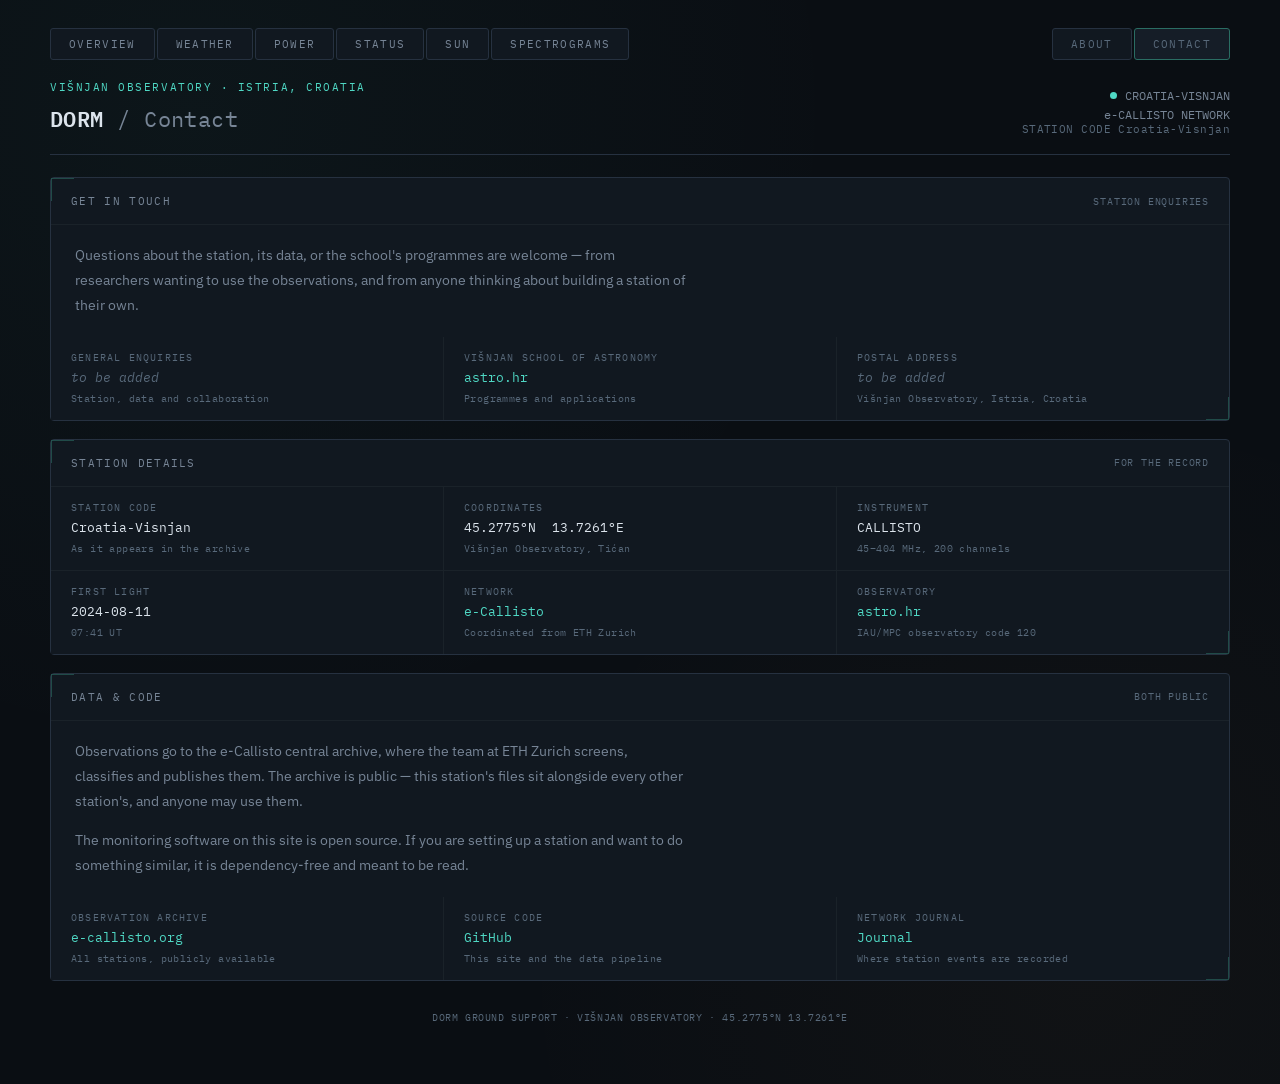
<file: web/contact.html>
<!DOCTYPE html>
<html lang="en">

<head>

  <meta charset="UTF-8">
  <meta name="viewport" content="width=device-width, initial-scale=1.0">

  <title>DORM · Contact</title>

  <link
    rel="icon"
    href="data:image/svg+xml,%3Csvg xmlns='http://www.w3.org/2000/svg' viewBox='0 0 32 32'%3E%3Crect width='32' height='32' rx='6' fill='%230A0E13'/%3E%3Ccircle cx='16' cy='16' r='7' fill='none' stroke='%234FD8C4' stroke-width='2'/%3E%3Ccircle cx='16' cy='16' r='2.4' fill='%234FD8C4'/%3E%3C/svg%3E"
  >

  <link rel="preconnect" href="https://fonts.googleapis.com">
  <link
    href="https://fonts.googleapis.com/css2?family=IBM+Plex+Mono:wght@400;500;600;700&family=IBM+Plex+Sans:wght@400;500;600&display=swap"
    rel="stylesheet"
  >

  <link rel="stylesheet" href="./styles.css">
  <script src="./common.js"></script>

</head>


<body>

  <div class="wrap">

    <nav class="site-nav"></nav>

    <header>
      <div class="id-block">
        <div class="eyebrow">Višnjan Observatory · Istria, Croatia</div>
        <h1>DORM <span>/ Contact</span></h1>
      </div>

      <div class="status-block">
        <div class="status-line">
          <span class="dot" id="status-dot"></span>
          <span id="connection-status">CROATIA-VISNJAN</span>
        </div>
        <div>e-CALLISTO NETWORK</div>
        <div class="status-sub">STATION CODE Croatia-Visnjan</div>
      </div>
    </header>

    <div id="error-panel" class="error-panel"></div>


    <!-- ================= GET IN TOUCH ================= -->

    <section class="panel">
      <div class="panel-head">
        <span class="label">Get in Touch</span>
        <span class="tag">STATION ENQUIRIES</span>
      </div>

      <div class="contact-intro">
        <p>
          Questions about the station, its data, or the school's programmes
          are welcome — from researchers wanting to use the observations, and
          from anyone thinking about building a station of their own.
        </p>
      </div>

      <div class="contact-grid">

        <div class="contact-item">
          <div class="ci-label">General enquiries</div>
          <div class="ci-value" data-editable="contact-email">to be added</div>
          <div class="ci-note">Station, data and collaboration</div>
        </div>

        <div class="contact-item">
          <div class="ci-label">Višnjan School of Astronomy</div>
          <div class="ci-value">
            <a href="https://astro.hr/" rel="noopener noreferrer" target="_blank">astro.hr</a>
          </div>
          <div class="ci-note">Programmes and applications</div>
        </div>

        <div class="contact-item">
          <div class="ci-label">Postal address</div>
          <div class="ci-value" data-editable="contact-address">to be added</div>
          <div class="ci-note">Višnjan Observatory, Istria, Croatia</div>
        </div>

      </div>
    </section>


    <!-- ================= THE STATION ================= -->

    <section class="panel" style="margin-top:18px;">
      <div class="panel-head">
        <span class="label">Station Details</span>
        <span class="tag">FOR THE RECORD</span>
      </div>

      <div class="contact-grid">

        <div class="contact-item">
          <div class="ci-label">Station code</div>
          <div class="ci-value">Croatia-Visnjan</div>
          <div class="ci-note">As it appears in the archive</div>
        </div>

        <div class="contact-item">
          <div class="ci-label">Coordinates</div>
          <div class="ci-value">45.2775°N&nbsp; 13.7261°E</div>
          <div class="ci-note">Višnjan Observatory, Tićan</div>
        </div>

        <div class="contact-item">
          <div class="ci-label">Instrument</div>
          <div class="ci-value">CALLISTO</div>
          <div class="ci-note">45–404 MHz, 200 channels</div>
        </div>

        <div class="contact-item">
          <div class="ci-label">First light</div>
          <div class="ci-value">2024-08-11</div>
          <div class="ci-note">07:41 UT</div>
        </div>

        <div class="contact-item">
          <div class="ci-label">Network</div>
          <div class="ci-value">
            <a href="https://www.e-callisto.org/" rel="noopener noreferrer"
               target="_blank">e-Callisto</a>
          </div>
          <div class="ci-note">Coordinated from ETH Zurich</div>
        </div>

        <div class="contact-item">
          <div class="ci-label">Observatory</div>
          <div class="ci-value">
            <a href="https://en.astro.hr/" rel="noopener noreferrer"
               target="_blank">astro.hr</a>
          </div>
          <div class="ci-note">IAU/MPC observatory code 120</div>
        </div>

      </div>
    </section>


    <!-- ================= DATA & CODE ================= -->

    <section class="panel" style="margin-top:18px;">
      <div class="panel-head">
        <span class="label">Data &amp; Code</span>
        <span class="tag">BOTH PUBLIC</span>
      </div>

      <div class="contact-intro">
        <p>
          Observations go to the e-Callisto central archive, where the team
          at ETH Zurich screens, classifies and publishes them. The archive is
          public — this station's files sit alongside every other station's,
          and anyone may use them.
        </p>
        <p>
          The monitoring software on this site is open source. If you are
          setting up a station and want to do something similar, it is
          dependency-free and meant to be read.
        </p>
      </div>

      <div class="contact-grid">

        <div class="contact-item">
          <div class="ci-label">Observation archive</div>
          <div class="ci-value">
            <a href="https://www.e-callisto.org/" rel="noopener noreferrer"
               target="_blank">e-callisto.org</a>
          </div>
          <div class="ci-note">All stations, publicly available</div>
        </div>

        <div class="contact-item">
          <div class="ci-label">Source code</div>
          <div class="ci-value">
            <a href="https://github.com/fortisture/ecallisto-weather-log-shipper"
               rel="noopener noreferrer" target="_blank">GitHub</a>
          </div>
          <div class="ci-note">This site and the data pipeline</div>
        </div>

        <div class="contact-item">
          <div class="ci-label">Network journal</div>
          <div class="ci-value">
            <a href="https://www.e-callisto.org/Journal.html"
               rel="noopener noreferrer" target="_blank">Journal</a>
          </div>
          <div class="ci-note">Where station events are recorded</div>
        </div>

      </div>
    </section>


    <footer class="page-footer">
      DORM GROUND SUPPORT · VIŠNJAN OBSERVATORY · 45.2775°N 13.7261°E
    </footer>

  </div>

  <script>DORM.renderNav("contact.html");</script>

</body>

</html>
</file>
<file: web/styles.css>
:root {
  /* Greys were measured against the panel surfaces with a contrast
   * checker, not chosen by eye. --text-dim carries body copy so it clears
   * 4.5:1; --text-faint is captions and axis ticks so it clears the 3:1
   * non-text minimum. The earlier values were 3.87:1 and 2.12:1, i.e.
   * both failing, which is invisible on a good monitor in a dark room and
   * very visible on a laptop outdoors. */
  --bg: #0A0E13;
  --panel: #111820;
  --panel-raised: #151D27;
  --line: #263140;
  --line-faint: #1A2229;
  --text: #DCE4EC;
  --text-dim: #778596;
  --text-faint: #58697A;
  --signal: #4FD8C4;
  --signal-dim: #2A6D63;
  --warn: #E8A855;

  --font-mono: 'IBM Plex Mono', monospace;
  --font-sans: 'IBM Plex Sans', sans-serif;
}

* {
  box-sizing: border-box;
}

body {
  margin: 0;

  background: var(--bg);

  background-image:
    radial-gradient(
      circle at 15% 10%,
      rgba(79, 216, 196, 0.04),
      transparent 45%
    ),
    radial-gradient(
      circle at 85% 90%,
      rgba(232, 168, 85, 0.03),
      transparent 40%
    );

  color: var(--text);
  font-family: var(--font-sans);

  min-height: 100vh;

  padding: 28px 20px 60px;
}

.wrap {
  max-width: 1180px;
  margin: 0 auto;
}

/* ---------- Site navigation ---------- */

.site-nav {
  display: flex;
  gap: 2px;

  margin-bottom: 20px;
}

.site-nav a {
  padding: 8px 18px;

  font-family: var(--font-mono);
  font-size: 11px;
  letter-spacing: 0.12em;
  text-transform: uppercase;
  text-decoration: none;

  color: var(--text-dim);
  background: var(--panel);

  border: 1px solid var(--line);
  border-radius: 3px;

  transition: background 0.15s ease, color 0.15s ease, border-color 0.15s ease;
}

.site-nav a:hover {
  background: var(--panel-raised);
  color: var(--text);
}

.site-nav a.is-current {
  color: var(--signal);
  border-color: var(--signal-dim);
  background: var(--panel-raised);
}

/* ---------- Header ---------- */

/* Scoped to the page banner. A bare `header` selector also matches every
 * <header> inside an article, which silently turned the station log's
 * post headers into flex rows. */
.wrap > header {
  display: flex;
  justify-content: space-between;
  align-items: flex-end;

  padding-bottom: 18px;
  margin-bottom: 22px;

  border-bottom: 1px solid var(--line);
}

.id-block .eyebrow {
  font-family: var(--font-mono);
  font-size: 11px;

  letter-spacing: 0.14em;

  color: var(--signal);

  text-transform: uppercase;

  margin-bottom: 6px;
}

.id-block h1 {
  margin: 0;

  font-family: var(--font-mono);
  font-weight: 600;
  font-size: 22px;

  letter-spacing: 0.02em;

  color: var(--text);
}

.id-block h1 span {
  color: var(--text-dim);
  font-weight: 400;
}

.status-block {
  text-align: right;

  font-family: var(--font-mono);
  font-size: 12px;

  color: var(--text-dim);
}

.status-line {
  display: flex;
  align-items: center;
  justify-content: flex-end;

  gap: 8px;
  margin-bottom: 4px;
}

.dot {
  width: 7px;
  height: 7px;

  border-radius: 50%;

  background: var(--signal);

  box-shadow:
    0 0 0 0 rgba(79, 216, 196, 0.6);

  animation: pulse 2.4s ease-out infinite;
}

@keyframes pulse {
  0% {
    box-shadow:
      0 0 0 0 rgba(79, 216, 196, 0.5);
  }

  70% {
    box-shadow:
      0 0 0 7px rgba(79, 216, 196, 0);
  }

  100% {
    box-shadow:
      0 0 0 0 rgba(79, 216, 196, 0);
  }
}

@media (prefers-reduced-motion: reduce) {
  .dot {
    animation: none;
  }
}

.status-sub {
  color: var(--text-faint);
  font-size: 11px;
  letter-spacing: 0.04em;
}

/* ---------- Range selector ---------- */

.range-bar {
  display: flex;
  align-items: center;
  gap: 14px;

  margin-bottom: 18px;
  flex-wrap: wrap;
}

.range-label {
  font-family: var(--font-mono);
  font-size: 10px;

  letter-spacing: 0.14em;
  text-transform: uppercase;

  color: var(--text-faint);
}

.range-buttons {
  display: flex;

  border: 1px solid var(--line);
  border-radius: 3px;

  overflow: hidden;
}

.range-btn {
  appearance: none;

  background: var(--panel);
  border: 0;
  border-right: 1px solid var(--line);

  padding: 7px 16px;

  font-family: var(--font-mono);
  font-size: 11px;
  letter-spacing: 0.1em;

  color: var(--text-dim);

  cursor: pointer;

  transition: background 0.15s ease, color 0.15s ease;
}

.range-btn:last-child {
  border-right: 0;
}

.range-btn:hover {
  background: var(--panel-raised);
  color: var(--text);
}

.range-btn.is-active {
  background: var(--signal-dim);
  color: #04120F;
  font-weight: 600;
}

.range-summary {
  font-family: var(--font-mono);
  font-size: 10px;

  letter-spacing: 0.06em;

  color: var(--text-faint);

  margin-left: auto;
}

/* ---------- Error panel ---------- */

.error-panel {
  display: none;

  margin-bottom: 18px;
  padding: 14px 18px;

  border: 1px solid #8B3F3F;
  border-radius: 4px;
  background: #211416;

  color: #FF8F8F;
  font-family: var(--font-mono);
  font-size: 12px;
  line-height: 1.6;

  white-space: pre-wrap;
}

/* ---------- Panel shell ---------- */

.panel {
  background: var(--panel);

  border: 1px solid var(--line);
  border-radius: 4px;

  position: relative;

  transition: border-color 0.2s ease;
}

.panel:hover {
  border-color: var(--signal-dim);
}

.panel::before {
  content: "";

  position: absolute;

  top: 0;
  left: 0;

  width: 22px;
  height: 22px;

  border-top: 1px solid var(--signal-dim);
  border-left: 1px solid var(--signal-dim);

  opacity: 0.6;
}

.panel::after {
  content: "";

  position: absolute;

  bottom: 0;
  right: 0;

  width: 22px;
  height: 22px;

  border-bottom: 1px solid var(--signal-dim);
  border-right: 1px solid var(--signal-dim);

  opacity: 0.6;
}

.panel-head {
  display: flex;
  justify-content: space-between;
  align-items: center;

  padding: 16px 20px;

  border-bottom: 1px solid var(--line-faint);
}

.panel-head .label {
  font-family: var(--font-mono);
  font-size: 11px;

  letter-spacing: 0.12em;

  text-transform: uppercase;

  color: var(--text-dim);
}

.panel-head .tag {
  font-family: var(--font-mono);
  font-size: 10px;

  color: var(--text-faint);

  letter-spacing: 0.08em;
}

/* ---------- Current conditions ---------- */

.conditions {
  display: grid;

  grid-template-columns: auto 1fr;

  gap: 28px;

  padding: 24px 20px;

  align-items: center;
}

.reading-main {
  display: flex;
  align-items: flex-start;

  gap: 4px;
}

.reading-value {
  font-family: var(--font-mono);

  font-size: 64px;
  font-weight: 600;

  line-height: 1;

  color: var(--text);

  font-variant-numeric: tabular-nums;
  text-shadow: 0 0 24px rgba(79, 216, 196, 0.18);
}

.reading-unit {
  font-family: var(--font-mono);

  font-size: 22px;

  color: var(--signal);

  margin-top: 6px;
}

.reading-sub {
  font-family: var(--font-mono);

  font-size: 11px;

  color: var(--text-faint);

  margin-top: 8px;

  letter-spacing: 0.04em;
}

.telemetry-strip {
  display: grid;

  grid-template-columns: repeat(3, 1fr);

  gap: 1px;

  background: var(--line-faint);

  border: 1px solid var(--line-faint);

  border-radius: 3px;

  overflow: hidden;
}

.telemetry-cell {
  background: var(--panel-raised);

  padding: 10px 14px;

  transition: background 0.2s ease;
}

.telemetry-cell:hover {
  background: #1A2430;
}

.telemetry-cell .t-label {
  font-family: var(--font-mono);

  font-size: 10px;

  letter-spacing: 0.1em;

  text-transform: uppercase;

  color: var(--text-faint);

  margin-bottom: 4px;
}

.telemetry-cell .t-value {
  font-family: var(--font-mono);

  font-size: 17px;

  color: var(--text);

  font-variant-numeric: tabular-nums;
}

.telemetry-cell.warn .t-value {
  color: var(--warn);
}

.telemetry-cell.ok .t-value {
  color: var(--signal);
}

/* ---------- Secondary readings ---------- */

.secondary-strip {
  display: grid;

  grid-template-columns: repeat(3, 1fr);

  gap: 1px;

  background: var(--line-faint);

  border-top: 1px solid var(--line-faint);
}

.secondary-cell {
  background: var(--panel);

  padding: 12px 20px;
}

.secondary-cell .s-label {
  font-family: var(--font-mono);
  font-size: 10px;

  letter-spacing: 0.1em;
  text-transform: uppercase;

  color: var(--text-faint);

  margin-bottom: 4px;
}

.secondary-cell .s-value {
  font-family: var(--font-mono);
  font-size: 15px;

  color: var(--text);

  font-variant-numeric: tabular-nums;
}

/* ---------- Power rails ---------- */

.rail-strip {
  display: grid;

  grid-template-columns: repeat(4, 1fr);

  gap: 1px;

  background: var(--line-faint);

  border-top: 1px solid var(--line-faint);
}

.rail-cell {
  background: var(--panel);

  padding: 12px 18px;
}

.rail-head {
  display: flex;
  align-items: center;

  gap: 7px;

  margin-bottom: 8px;
}

.rail-swatch {
  width: 8px;
  height: 8px;

  border-radius: 2px;

  flex: none;
}

.rail-name {
  font-family: var(--font-mono);
  font-size: 10px;

  letter-spacing: 0.1em;
  text-transform: uppercase;

  color: var(--text-dim);
}

.rail-values {
  display: flex;
  gap: 14px;

  flex-wrap: wrap;
}

.rail-num {
  font-family: var(--font-mono);
  font-size: 14px;

  color: var(--text);

  font-variant-numeric: tabular-nums;
}

.rail-unit {
  font-family: var(--font-mono);
  font-size: 10px;

  color: var(--text-faint);

  margin-left: 3px;
}

@media (max-width: 900px) {
  .rail-strip {
    grid-template-columns: repeat(2, 1fr);
  }
}

/* ---------- Chart panel ---------- */

.chart-grid {
  display: grid;

  grid-template-columns: repeat(2, minmax(0, 1fr));

  gap: 18px;

  margin-top: 18px;
}

.chart-panel {
  min-width: 0;
}

.chart-body {
  padding: 20px 20px 10px;

  /* Taller than the data strictly needs: the legend sits inside the chart
   * area, and squeezing it against the axis makes both harder to read. */
  height: 300px;

  position: relative;
}

.chart-fallback {
  display: none;

  position: absolute;
  inset: 20px;

  align-items: center;
  justify-content: center;
  gap: 8px;

  color: var(--text-dim);
  font-family: var(--font-mono);
  font-size: 11px;
  letter-spacing: 0.06em;
}

.chart-fallback-dot {
  width: 6px;
  height: 6px;

  border-radius: 50%;

  background: var(--warn);
  flex: none;
}

.chart-footer {
  display: flex;

  justify-content: space-between;

  padding: 10px 20px 16px;

  font-family: var(--font-mono);

  font-size: 10px;

  color: var(--text-faint);

  letter-spacing: 0.05em;
}

footer.page-footer {
  max-width: 1180px;

  margin: 30px auto 0;

  font-family: var(--font-mono);

  font-size: 10px;

  color: var(--text-faint);

  letter-spacing: 0.06em;

  text-align: center;
}

/* ---------- FITS: day calendar ---------- */

.calendar-body {
  padding: 18px 20px;
}

.calendar-strip {
  display: flex;
  flex-wrap: wrap;
  gap: 6px;
}

.day-btn {
  appearance: none;

  display: flex;
  flex-direction: column;
  gap: 3px;

  min-width: 78px;
  padding: 8px 10px;

  background: var(--panel-raised);
  border: 1px solid var(--line);
  border-radius: 3px;

  font-family: var(--font-mono);
  text-align: left;

  cursor: pointer;

  transition: border-color 0.15s ease, background 0.15s ease;
}

.day-btn .day-date {
  font-size: 12px;
  color: var(--text);
}

.day-btn .day-meta {
  font-size: 9px;
  letter-spacing: 0.06em;
  text-transform: uppercase;
  color: var(--text-faint);
}

.day-btn.is-on:hover {
  border-color: var(--signal-dim);
}

.day-btn.is-on {
  border-left: 2px solid var(--signal);
}

.day-btn.is-off {
  /* Non-recording days stay visible but clearly inert -- an absent day
   * is information, so it is never hidden from the strip. */
  border-left: 2px solid var(--line);
  opacity: 0.5;
  cursor: not-allowed;
}

.day-btn.is-off .day-date {
  color: var(--text-faint);
}

.day-btn.is-active {
  background: var(--signal-dim);
}

.day-btn.is-active .day-date,
.day-btn.is-active .day-meta {
  color: #04120F;
}

.calendar-legend {
  display: flex;
  flex-wrap: wrap;
  gap: 18px;

  margin-top: 14px;

  font-family: var(--font-mono);
  font-size: 10px;
  letter-spacing: 0.06em;

  color: var(--text-faint);
}

.legend-swatch {
  display: inline-block;

  width: 8px;
  height: 8px;

  margin-right: 5px;

  border-radius: 2px;
  vertical-align: middle;
}

.legend-swatch.is-on {
  background: var(--signal);
}

.legend-swatch.is-off {
  background: var(--line);
}

/* ---------- FITS: sweep picker ---------- */

.sweep-body {
  padding: 16px 20px;
}

.sweep-strip {
  display: flex;
  flex-wrap: wrap;
  gap: 4px;
}

.sweep-btn {
  appearance: none;

  padding: 6px 10px;

  background: var(--panel-raised);
  border: 1px solid var(--line);
  border-radius: 3px;

  font-family: var(--font-mono);
  font-size: 11px;

  color: var(--text-dim);

  cursor: pointer;

  transition: background 0.15s ease, color 0.15s ease;
}

.sweep-btn:hover {
  background: #1A2430;
  color: var(--text);
}

.sweep-btn.is-active {
  background: var(--signal-dim);
  color: #04120F;
  font-weight: 600;
}

.empty-note {
  font-family: var(--font-mono);
  font-size: 11px;
  color: var(--text-faint);
}

.empty-note code {
  color: var(--text-dim);
}

/* ---------- FITS: spectrogram ---------- */

.spectrogram-controls {
  display: flex;
  flex-wrap: wrap;
  gap: 22px;

  padding: 14px 20px;

  border-bottom: 1px solid var(--line-faint);
}

.control {
  display: flex;
  flex-direction: column;
  gap: 5px;

  font-family: var(--font-mono);
  font-size: 10px;
  letter-spacing: 0.1em;
  text-transform: uppercase;

  color: var(--text-faint);
}

.control select,
.control input[type="range"] {
  font-family: var(--font-mono);
  font-size: 11px;

  color: var(--text);
  background: var(--panel-raised);

  border: 1px solid var(--line);
  border-radius: 3px;

  padding: 5px 8px;
}

.control input[type="range"] {
  padding: 0;
  accent-color: var(--signal);
  min-width: 150px;
}

.control em {
  font-style: normal;
  color: var(--signal);
}

.spectrogram-body {
  position: relative;
  padding: 18px 20px;
  min-height: 220px;
}

.spectrogram-body canvas {
  display: block;

  /* Size is set in JS: the canvas now contains the axes, labels and
   * colorbar as well as the image, and is drawn at device pixel ratio
   * so the text stays crisp. */
  max-width: 100%;

  border: 1px solid var(--line);
  border-radius: 2px;

  background: var(--panel);
}

/* ---------- FITS: year / month selectors ---------- */

.period-row {
  display: flex;
  align-items: center;
  gap: 12px;

  margin-bottom: 12px;
  flex-wrap: wrap;
}

.period-label {
  font-family: var(--font-mono);
  font-size: 10px;

  letter-spacing: 0.14em;
  text-transform: uppercase;

  color: var(--text-faint);

  min-width: 42px;
}

.period-buttons {
  display: flex;
  flex-wrap: wrap;
  gap: 4px;
}

.period-btn {
  appearance: none;

  display: flex;
  flex-direction: column;
  gap: 2px;

  padding: 6px 12px;

  background: var(--panel-raised);
  border: 1px solid var(--line);
  border-radius: 3px;

  font-family: var(--font-mono);
  text-align: left;

  cursor: pointer;

  transition: border-color 0.15s ease;
}

.period-btn .p-label {
  font-size: 11px;
  letter-spacing: 0.06em;
  color: var(--text);
}

.period-btn .p-meta {
  font-size: 9px;
  color: var(--text-faint);
}

.period-btn:hover:not(:disabled) {
  border-color: var(--signal-dim);
}

.period-btn.is-active {
  background: var(--signal-dim);
  border-color: var(--signal);
}

.period-btn.is-active .p-label,
.period-btn.is-active .p-meta {
  color: #04120F;
}

.period-btn.is-off {
  opacity: 0.35;
  cursor: not-allowed;
}

.spectrogram-note {
  position: absolute;
  inset: 18px 20px;

  display: flex;
  align-items: center;
  justify-content: center;

  text-align: center;

  background: var(--panel);

  font-family: var(--font-mono);
  font-size: 11px;
  line-height: 1.6;
  white-space: pre-wrap;

  color: var(--text-dim);
}

.spectrogram-meta {
  display: grid;
  grid-template-columns: repeat(auto-fit, minmax(150px, 1fr));

  gap: 1px;

  background: var(--line-faint);
  border-top: 1px solid var(--line-faint);
}

.meta-cell {
  background: var(--panel);
  padding: 10px 14px;
}

.meta-cell .m-label {
  font-family: var(--font-mono);
  font-size: 9px;

  letter-spacing: 0.1em;
  text-transform: uppercase;

  color: var(--text-faint);

  margin-bottom: 3px;
}

.meta-cell .m-value {
  font-family: var(--font-mono);
  font-size: 12px;

  color: var(--text);

  word-break: break-all;
}

/* ---------- Responsive ---------- */

@media (max-width: 900px) {
  .chart-grid {
    grid-template-columns: 1fr;
  }
}

@media (max-width: 560px) {
  .wrap > header {
    flex-direction: column;

    align-items: flex-start;

    gap: 10px;
  }

  .secondary-strip {
    grid-template-columns: 1fr;
  }

  .range-summary {
    margin-left: 0;
    width: 100%;
  }

  .status-block {
    text-align: left;
  }

  .status-line {
    justify-content: flex-start;
  }

  .conditions {
    grid-template-columns: 1fr;
  }

  .reading-value {
    font-size: 48px;
  }

  .telemetry-strip {
    grid-template-columns: 1fr;
  }
}

/* ---------- Focus visibility ---------- */

/* Keyboard focus. :focus-visible only, so a mouse click doesn't leave a
 * ring behind, but tabbing always shows exactly where you are. The
 * offset keeps the ring clear of the element's own border. */
a:focus-visible,
button:focus-visible,
select:focus-visible,
input:focus-visible,
[tabindex]:focus-visible {
  outline: 2px solid var(--signal);
  outline-offset: 2px;

  /* Some browsers drop the outline on elements with their own background;
   * the shadow guarantees the ring is drawn either way. */
  box-shadow: 0 0 0 4px rgba(79, 216, 196, 0.25);
}

/* Windows high-contrast mode replaces colours wholesale -- keep a ring
 * that survives it. */
@media (forced-colors: active) {
  a:focus-visible,
  button:focus-visible,
  select:focus-visible {
    outline: 2px solid CanvasText;
  }
}

/* Anything clickable should say so. */
button,
select,
.range-btn,
.day-btn,
.period-btn,
.sweep-btn {
  cursor: pointer;
}

button:disabled,
.day-btn:disabled,
.period-btn:disabled {
  cursor: not-allowed;
}

/* Touch targets. The dense desktop layout is deliberate, but a finger is
 * not a cursor: on touch pointers every control grows to the 44px
 * minimum. Desktop spacing is untouched. */
@media (pointer: coarse) {
  .range-btn,
  .period-btn,
  .day-btn,
  .sweep-btn,
  .site-nav a,
  select {
    min-height: 44px;
  }

  .range-btn,
  .sweep-btn {
    padding-left: 18px;
    padding-right: 18px;
  }
}

/* Motion is decoration here, never information -- so it can all go. */
@media (prefers-reduced-motion: reduce) {
  *,
  *::before,
  *::after {
    animation-duration: 0.01ms !important;
    animation-iteration-count: 1 !important;
    transition-duration: 0.01ms !important;
    scroll-behavior: auto !important;
  }
}
/* ==================================================================
   Overview page
   ================================================================== */

.sun-panel {
  margin-bottom: 18px;
}

.sun-body {
  display: grid;
  grid-template-columns: 1fr 260px;
  gap: 0;
}

.sun-arc-wrap {
  padding: 18px 20px 10px;
  min-width: 0;
}

.sun-arc-wrap svg {
  display: block;
  width: 100%;
  height: auto;
}

.sun-facts {
  display: grid;
  grid-template-rows: repeat(4, 1fr);

  gap: 1px;
  background: var(--line-faint);
  border-left: 1px solid var(--line-faint);
}

.sun-fact {
  background: var(--panel);
  padding: 12px 18px;
}

.sf-label {
  font-family: var(--font-mono);
  font-size: 10px;
  letter-spacing: 0.12em;
  text-transform: uppercase;
  color: var(--text-faint);
  margin-bottom: 3px;
}

.sf-value {
  font-family: var(--font-mono);
  font-size: 20px;
  color: var(--text);
  font-variant-numeric: tabular-nums;
}

.sf-sub {
  font-family: var(--font-mono);
  font-size: 10px;
  color: var(--text-faint);
  margin-top: 2px;
}

/* ---- current-conditions cards ---- */

.overview-grid {
  display: grid;
  grid-template-columns: repeat(3, 1fr);
  gap: 14px;
}

.ov-hero {
  display: flex;
  align-items: flex-start;
  gap: 5px;
  padding: 18px 20px 10px;
}

.ov-value {
  font-family: var(--font-mono);
  font-size: 40px;
  font-weight: 600;
  line-height: 1;
  color: var(--text);
}

.ov-unit {
  font-family: var(--font-mono);
  font-size: 15px;
  color: var(--signal);
  margin-top: 4px;
}

.ov-rows {
  padding: 0 20px 14px;
}

.ov-rows > div {
  display: flex;
  justify-content: space-between;
  align-items: baseline;

  padding: 6px 0;
  border-bottom: 1px solid var(--line-faint);

  font-family: var(--font-mono);
  font-size: 11px;
}

.ov-rows > div:last-child {
  border-bottom: 0;
}

.ov-rows span {
  color: var(--text-faint);
}

.ov-rows b {
  color: var(--text);
  font-weight: 500;
  font-variant-numeric: tabular-nums;
}

.ov-link,
.ov-link-inline {
  display: block;
  padding: 10px 20px;

  border-top: 1px solid var(--line-faint);

  font-family: var(--font-mono);
  font-size: 10px;
  letter-spacing: 0.1em;
  text-transform: uppercase;
  text-decoration: none;
  color: var(--signal);
}

.ov-link:hover {
  background: var(--panel-raised);
}

.ov-link-inline {
  display: inline;
  padding: 0;
  border: 0;
}

/* ---- stream status strip ---- */

.stream-strip {
  display: grid;
  grid-template-columns: repeat(3, 1fr);

  gap: 1px;
  background: var(--line-faint);
}

.stream-cell {
  background: var(--panel);
  padding: 14px 18px;

  border-top: 2px solid var(--line);
}

.stream-cell.is-up { border-top-color: var(--signal); }
.stream-cell.is-late { border-top-color: var(--warn); }
.stream-cell.is-down,
.stream-cell.is-no-data { border-top-color: #E85D5D; }

.stream-name {
  font-family: var(--font-mono);
  font-size: 10px;
  letter-spacing: 0.1em;
  text-transform: uppercase;
  color: var(--text-dim);
  margin-bottom: 5px;
}

.stream-state {
  font-family: var(--font-mono);
  font-size: 15px;
  color: var(--text);
  letter-spacing: 0.04em;
}

.stream-cell.is-up .stream-state { color: var(--signal); }
.stream-cell.is-late .stream-state { color: var(--warn); }
.stream-cell.is-down .stream-state,
.stream-cell.is-no-data .stream-state { color: #E85D5D; }

.stream-sub {
  font-family: var(--font-mono);
  font-size: 10px;
  color: var(--text-faint);
  margin-top: 3px;
}

@media (max-width: 900px) {
  .sun-body { grid-template-columns: 1fr; }
  .sun-facts {
    grid-template-rows: none;
    grid-template-columns: repeat(2, 1fr);
    border-left: 0;
    border-top: 1px solid var(--line-faint);
  }
  .overview-grid { grid-template-columns: 1fr; }
  .stream-strip { grid-template-columns: 1fr; }
}

/* ==================================================================
   Status page
   ================================================================== */

.explain-body {
  padding: 16px 20px;
  border-bottom: 1px solid var(--line-faint);

  font-size: 13px;
  line-height: 1.75;
  color: var(--text-dim);
}

.explain-body strong { color: var(--text); font-weight: 500; }

.heat-grid {
  display: flex;
  flex-wrap: wrap;
  gap: 3px;
  margin-bottom: 14px;
}

.heat-cell {
  width: 13px;
  height: 13px;
  border-radius: 2px;
  background: var(--panel-raised);
}

.heat-0 { background: #1A2229; }
.heat-1 { background: #2A4A44; }
.heat-2 { background: #2F8E7E; }
.heat-3 { background: var(--signal); }

.legend-swatch.heat-0,
.legend-swatch.heat-1,
.legend-swatch.heat-2,
.legend-swatch.heat-3 { border-radius: 2px; }

/* ==================================================================
   Sun page
   ================================================================== */

.twilight-strip {
  display: grid;
  grid-template-columns: repeat(4, 1fr);

  gap: 1px;
  background: var(--line-faint);
  border-top: 1px solid var(--line-faint);
}

.twilight-strip > div {
  background: var(--panel);
  padding: 12px 18px;

  font-family: var(--font-mono);
  font-size: 11px;
}

.twilight-strip span {
  display: block;
  color: var(--text-faint);
  font-size: 10px;
  letter-spacing: 0.1em;
  text-transform: uppercase;
  margin-bottom: 4px;
}

.twilight-strip b {
  color: var(--text);
  font-size: 15px;
  font-weight: 500;
  font-variant-numeric: tabular-nums;
}

/* ==================================================================
   About page
   ================================================================== */

.counter-strip {
  display: grid;
  grid-template-columns: repeat(4, 1fr);

  gap: 1px;
  background: var(--line-faint);
  border: 1px solid var(--line);

  margin-bottom: 18px;
}

.counter-cell {
  background: var(--panel);
  padding: 18px 20px;
}

.counter-value {
  font-family: var(--font-mono);
  font-size: 30px;
  font-weight: 600;
  line-height: 1;
  color: var(--signal);
}

.counter-label {
  font-family: var(--font-mono);
  font-size: 10px;
  letter-spacing: 0.12em;
  text-transform: uppercase;
  color: var(--text-dim);
  margin-top: 8px;
}

.counter-sub {
  font-family: var(--font-mono);
  font-size: 10px;
  color: var(--text-faint);
  margin-top: 3px;
}

.prose-panel .prose {
  padding: 22px 28px 26px;
  max-width: 78ch;
}

.prose p {
  font-size: 14px;
  line-height: 1.85;
  color: var(--text-dim);
  margin: 0 0 16px;
}

.prose strong { color: var(--text); font-weight: 500; }
.prose em { color: var(--text); font-style: italic; }

.prose h3 {
  font-family: var(--font-mono);
  font-size: 12px;
  font-weight: 600;
  letter-spacing: 0.14em;
  text-transform: uppercase;
  color: var(--signal);

  margin: 30px 0 14px;
  padding-top: 18px;
  border-top: 1px solid var(--line-faint);
}

.people-grid {
  display: grid;
  grid-template-columns: repeat(3, 1fr);

  gap: 1px;
  background: var(--line-faint);
}

.person-card {
  background: var(--panel);
  padding: 20px;
}

.person-role {
  font-family: var(--font-mono);
  font-size: 10px;
  letter-spacing: 0.12em;
  text-transform: uppercase;
  color: var(--signal);
  margin-bottom: 8px;
}

.person-name {
  font-family: var(--font-mono);
  font-size: 15px;
  color: var(--text);
  margin-bottom: 10px;
}

.person-bio {
  font-size: 12.5px;
  line-height: 1.7;
  color: var(--text-dim);
}

.person-card.is-group .person-name { font-size: 13px; line-height: 1.5; }

/* ---- gallery ---- */

.gallery-body { padding: 20px; }

.gallery-grid {
  display: grid;
  grid-template-columns: repeat(auto-fill, minmax(220px, 1fr));
  gap: 12px;
}

.gallery-item {
  margin: 0;
  border: 1px solid var(--line);
  background: var(--panel-raised);
}

.gallery-item img {
  display: block;
  width: 100%;
  height: 160px;
  object-fit: cover;
}

.gallery-item figcaption {
  padding: 10px 12px;
  border-top: 1px solid var(--line-faint);
}

.gc-caption {
  display: block;
  font-size: 12px;
  color: var(--text);
  margin-bottom: 3px;
}

.gc-credit {
  display: block;
  font-family: var(--font-mono);
  font-size: 10px;
  color: var(--text-faint);
}

.gallery-empty {
  font-size: 13px;
  line-height: 1.7;
  color: var(--text-dim);
}

.gallery-empty p { margin: 0 0 10px; }
.gallery-empty code {
  font-family: var(--font-mono);
  font-size: 12px;
  color: var(--signal);
  background: var(--panel-raised);
  padding: 1px 5px;
}

.gallery-empty pre {
  font-family: var(--font-mono);
  font-size: 11px;
  line-height: 1.6;
  color: var(--text-dim);

  background: var(--bg);
  border: 1px solid var(--line);
  padding: 14px 16px;

  overflow-x: auto;
  margin: 0 0 12px;
}

/* ---- contact ---- */

.contact-grid {
  display: grid;
  grid-template-columns: repeat(3, 1fr);

  gap: 1px;
  background: var(--line-faint);
}

.contact-item {
  background: var(--panel);
  padding: 14px 20px;
}

.ci-label {
  font-family: var(--font-mono);
  font-size: 10px;
  letter-spacing: 0.12em;
  text-transform: uppercase;
  color: var(--text-faint);
  margin-bottom: 5px;
}

.ci-value {
  font-family: var(--font-mono);
  font-size: 13px;
  color: var(--text);
}

.ci-value a { color: var(--signal); text-decoration: none; }
.ci-value a:hover { text-decoration: underline; }

@media (max-width: 900px) {
  .counter-strip,
  .people-grid,
  .contact-grid,
  .twilight-strip { grid-template-columns: repeat(2, 1fr); }
  .prose-panel .prose { padding: 18px 20px 22px; }
}

/* ---- nav split: instrument tabs left, About right ---- */

.site-nav {
  justify-content: space-between;
  width: 100%;
}

.nav-main,
.nav-aside {
  display: flex;
  gap: 2px;
}

.site-nav a.is-secondary {
  color: var(--text-faint);
}

.site-nav a.is-secondary:hover {
  color: var(--text);
}

/* ---- centred prose ---- */

.prose.is-centered {
  margin: 0 auto;
  text-align: center;
}

.prose.is-centered h3 {
  text-align: center;
}

.prose-note {
  font-family: var(--font-mono);
  font-size: 12px;
  color: var(--text-faint);
  padding-top: 14px;
  border-top: 1px solid var(--line-faint);
}

.people-note {
  padding: 12px 20px;
  border-bottom: 1px solid var(--line-faint);

  font-size: 11.5px;
  color: var(--text-faint);
}

.people-note a { color: var(--signal); text-decoration: none; }
.people-note a:hover { text-decoration: underline; }

/* ---- station log: readable articles ---- */

.blog-body { padding: 20px 24px 26px; }

.blog-filter {
  display: flex;
  border: 1px solid var(--line);
  width: max-content;
  margin-bottom: 26px;
  overflow: hidden;
  flex-wrap: wrap;
}

.blog-list {
  list-style: none;
  margin: 0;
  padding: 0;

  /* Prose wants a measure, not the full panel width. */
  max-width: 68ch;
}

.blog-post {
  padding: 30px 0;
  border-top: 1px solid var(--line-faint);
}

.blog-list > li:first-child .blog-post {
  border-top: 0;
  padding-top: 4px;
}

.bp-kind {
  display: inline-block;
  padding: 3px 9px;
  margin-bottom: 12px;

  font-family: var(--font-mono);
  font-size: 9px;
  letter-spacing: 0.14em;
  text-transform: uppercase;

  border: 1px solid var(--line);
  color: var(--text-faint);
}

.blog-post.is-station .bp-kind {
  border-color: var(--signal-dim);
  color: var(--signal);
}

.blog-post.is-story .bp-kind {
  border-color: #6B5A2E;
  color: var(--warn);
}

.bp-head {
  display: block;
}

.bp-head h2 {
  margin: 0 0 8px;

  font-family: var(--font-mono);
  font-size: 19px;
  font-weight: 600;
  line-height: 1.35;
  color: var(--text);
}

.bp-byline {
  font-family: var(--font-mono);
  font-size: 11px;
  color: var(--text-faint);
  margin-bottom: 12px;
}

.bp-summary {
  margin: 0 0 18px;

  font-size: 14.5px;
  line-height: 1.7;
  color: var(--text-dim);
  font-style: italic;
}

.bp-body p {
  margin: 0 0 16px;

  font-size: 14px;
  line-height: 1.85;
  color: var(--text-dim);
}

.bp-body blockquote {
  margin: 0 0 16px;
  padding: 12px 16px;

  border-left: 2px solid var(--signal-dim);
  background: var(--panel-raised);

  font-family: var(--font-mono);
  font-size: 12px;
  line-height: 1.65;
  color: var(--text-dim);
}

.bp-body blockquote cite {
  display: block;
  margin-top: 8px;

  font-style: normal;
  font-size: 10px;
  color: var(--text-faint);
}

.bp-body blockquote cite a { color: var(--text-faint); }

.bp-source {
  font-family: var(--font-mono);
  font-size: 11px;
  color: var(--text-faint);
}

.bp-source a { color: var(--signal); text-decoration: none; }
.bp-source a:hover { text-decoration: underline; }

.bp-tags {
  display: flex;
  flex-wrap: wrap;
  gap: 6px;
  margin-top: 18px;
}

.bp-tag {
  padding: 3px 9px;

  font-family: var(--font-mono);
  font-size: 10px;

  background: var(--panel-raised);
  border: 1px solid var(--line-faint);
  color: var(--text-faint);
}

.blog-empty {
  font-size: 13px;
  color: var(--text-faint);
  padding: 14px 0;
}

@media (max-width: 700px) {
  .blog-post { grid-template-columns: 1fr; gap: 8px; }
}

/* The nav is seven items wide -- at 375px that is 560px of tabs, which
 * pushed the whole page into horizontal scroll. Wrapping keeps every
 * destination reachable without a scrollbar; the About/Log pair stays
 * grouped because they wrap as their own row. */
@media (max-width: 780px) {
  .site-nav {
    flex-wrap: wrap;
    gap: 6px;
  }

  .nav-main,
  .nav-aside {
    flex-wrap: wrap;
    gap: 2px;
  }

  .site-nav a {
    padding: 8px 12px;
    font-size: 10px;
  }
}

/* Formal title as it is properly written, with a plain-English gloss
   underneath -- the site is in English but a degree title is a name. */
.person-cred {
  font-family: var(--font-mono);
  font-size: 10.5px;
  line-height: 1.5;

  color: var(--signal);

  margin-top: -4px;
  margin-bottom: 12px;
  padding-bottom: 10px;

  border-bottom: 1px solid var(--line-faint);
}

.person-cred span {
  display: block;
  margin-top: 3px;

  font-size: 10px;
  letter-spacing: 0.06em;
  text-transform: uppercase;

  color: var(--text-faint);
}

/* ---- contact page ---- */

.contact-intro {
  padding: 18px 24px 4px;
  max-width: 66ch;
}

.contact-intro p {
  margin: 0 0 14px;

  font-size: 14px;
  line-height: 1.8;
  color: var(--text-dim);
}

/* A third line under each value: what the value is for. Without it the
   grid is a wall of unlabelled links. */
.ci-note {
  margin-top: 5px;

  font-family: var(--font-mono);
  font-size: 10px;
  line-height: 1.5;
  letter-spacing: 0.04em;

  color: var(--text-faint);
}

/* Values still awaiting real details read as placeholders rather than
   as content, so nobody mistakes them for an address. */
.ci-value[data-editable] {
  color: var(--text-faint);
  font-style: italic;
}
</file>
